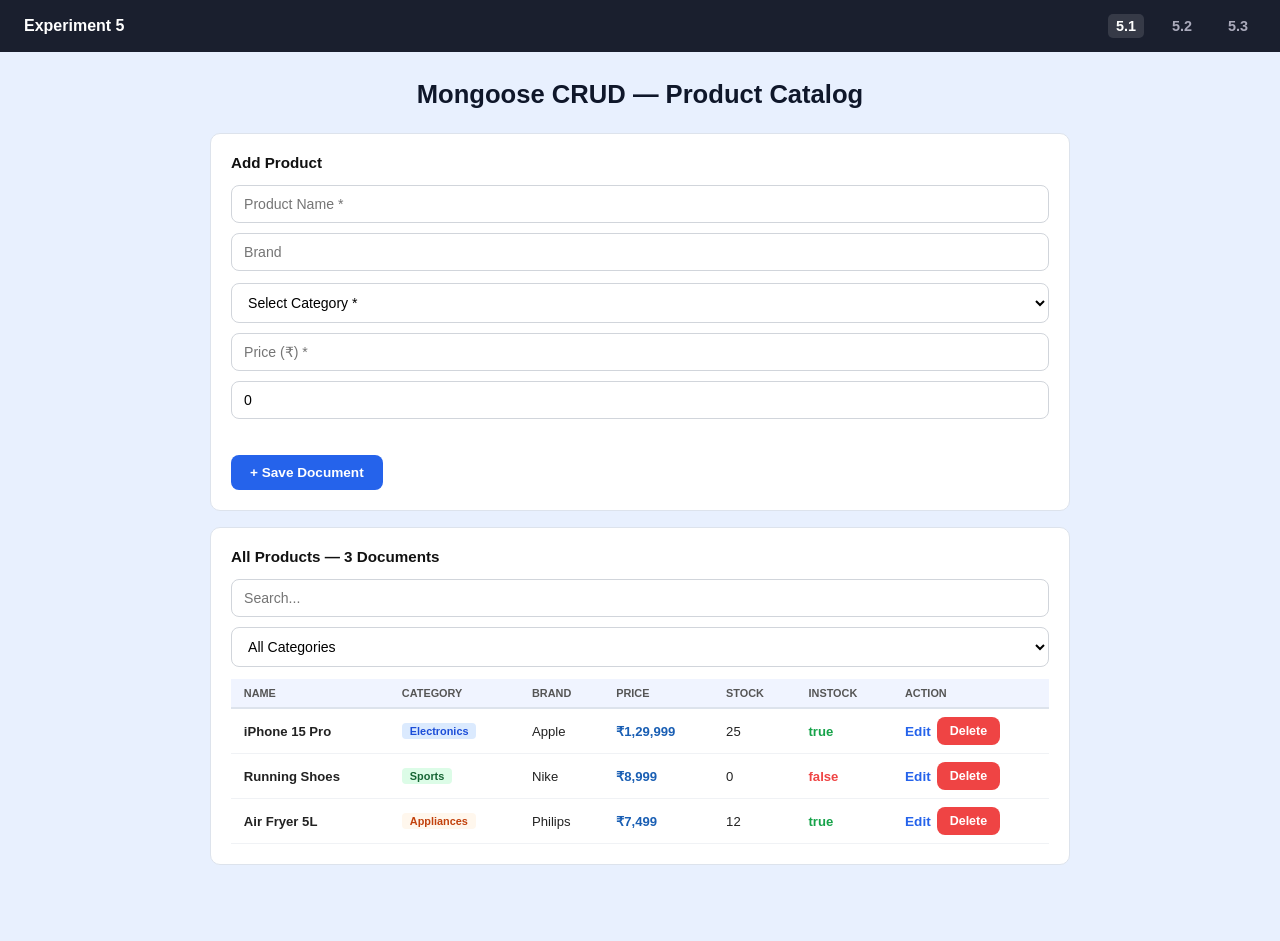
<file: index.html>
<!DOCTYPE html>
<html lang="en">
<head>
  <meta charset="UTF-8">
  <meta name="viewport" content="width=device-width, initial-scale=1.0">
  <title>Experiment 5</title>
  <link rel="stylesheet" href="style.css">
</head>
<body>

  <!-- TOP NAV -->
  <nav>
    <span class="nav-title">Experiment 5</span>
    <div class="nav-links">
      <a onclick="showExp(1)" id="nav-1" class="active">5.1</a>
      <a onclick="showExp(2)" id="nav-2">5.2</a>
      <a onclick="showExp(3)" id="nav-3">5.3</a>
    </div>
  </nav>

  <!-- ═══════════════════════════
       EXP 5.1 — Mongoose CRUD
  ═══════════════════════════ -->
  <div id="exp-1" class="exp-page">
    <h1>Mongoose CRUD — Product Catalog</h1>

    <!-- Create -->
    <div class="card">
      <h2>Add Product</h2>
      <div class="form-row">
        <input type="text"   id="c-name"  placeholder="Product Name *">
        <input type="text"   id="c-brand" placeholder="Brand">
      </div>
      <div class="form-row">
        <select id="c-cat">
          <option value="">Select Category *</option>
          <option>Electronics</option>
          <option>Clothing</option>
          <option>Appliances</option>
          <option>Sports</option>
          <option>Home</option>
        </select>
        <input type="number" id="c-price" placeholder="Price (₹) *" min="0">
        <input type="number" id="c-stock" placeholder="Stock" min="0" value="0">
      </div>
      <p class="error" id="c-error"></p>
      <button class="btn btn-blue" onclick="p1_create()">+ Save Document</button>
    </div>

    <!-- Read -->
    <div class="card">
      <h2>All Products — <span id="p1-count">0</span> Documents</h2>
      <div class="form-row" style="margin-bottom:12px">
        <input type="text" id="p1-search" placeholder="Search..." oninput="p1_render()">
        <select id="p1-cat" onchange="p1_render()">
          <option value="">All Categories</option>
          <option>Electronics</option>
          <option>Clothing</option>
          <option>Appliances</option>
          <option>Sports</option>
          <option>Home</option>
        </select>
      </div>
      <div style="overflow-x:auto">
        <table>
          <thead>
            <tr><th>Name</th><th>Category</th><th>Brand</th><th>Price</th><th>Stock</th><th>inStock</th><th>Action</th></tr>
          </thead>
          <tbody id="p1-tbody"></tbody>
        </table>
      </div>
    </div>

    <!-- Update section -->
    <div class="card" id="p1-update-card" style="display:none">
      <h2>Update Product</h2>
      <input type="hidden" id="u-id">
      <div class="form-row">
        <input type="text"   id="u-name"  placeholder="Product Name *">
        <input type="text"   id="u-brand" placeholder="Brand">
      </div>
      <div class="form-row">
        <select id="u-cat">
          <option>Electronics</option><option>Clothing</option>
          <option>Appliances</option><option>Sports</option><option>Home</option>
        </select>
        <input type="number" id="u-price" placeholder="Price *" min="0">
        <input type="number" id="u-stock" placeholder="Stock" min="0">
      </div>
      <div style="display:flex;gap:8px">
        <button class="btn btn-blue" onclick="p1_update()">Save Changes</button>
        <button class="btn btn-gray" onclick="p1_cancelUpdate()">Cancel</button>
      </div>
    </div>
  </div>

  <!-- ═══════════════════════════
       EXP 5.2 — Student Management
  ═══════════════════════════ -->
  <div id="exp-2" class="exp-page" style="display:none">
    <h1>Student Management System</h1>

    <div class="top-bar">
      <input type="text" id="s-search" placeholder="Search students..." oninput="s_render()">
      <button class="btn btn-blue" onclick="s_openAdd()">+ New Student</button>
    </div>
    <p id="s-count-label" style="font-size:.85rem;color:#555;margin-bottom:16px">0 students enrolled</p>

    <div id="s-list"></div>

    <!-- Modal -->
    <div id="s-overlay" onclick="s_closeModal()"></div>
    <div id="s-modal">
      <h2 id="s-modal-title">New Student</h2>
      <div class="form-group">
        <label>Full Name *</label>
        <input type="text" id="s-name" placeholder="e.g. John Doe">
      </div>
      <div class="form-row">
        <div class="form-group">
          <label>Roll Number *</label>
          <input type="number" id="s-roll" placeholder="e.g. 1" min="1">
        </div>
        <div class="form-group">
          <label>Grade</label>
          <select id="s-grade">
            <option value="">— Select —</option>
            <option>A</option><option>B</option><option>C</option><option>D</option>
          </select>
        </div>
      </div>
      <div class="form-group">
        <label>Email</label>
        <input type="email" id="s-email" placeholder="student@school.edu">
      </div>
      <p class="error" id="s-error"></p>
      <div style="display:flex;justify-content:flex-end;gap:8px">
        <button class="btn btn-gray" onclick="s_closeModal()">Cancel</button>
        <button class="btn btn-blue" id="s-submit-btn" onclick="s_submit()">Add Student</button>
      </div>
    </div>
  </div>

  <!-- ═══════════════════════════
       EXP 5.3 — Nested Schema
  ═══════════════════════════ -->
  <div id="exp-3" class="exp-page" style="display:none">
    <h1>Product Catalog — Nested Schema</h1>

    <!-- Tabs inside 5.3 -->
    <div class="tabs">
      <button class="tab-btn active" onclick="showTab('products')">Products</button>
      <button class="tab-btn" onclick="showTab('schema')">Schema Code</button>
      <button class="tab-btn" onclick="showTab('aggregation')">Aggregation</button>
      <button class="tab-btn" onclick="showTab('stock')">Stock Management</button>
    </div>

    <!-- Products Tab -->
    <div id="tab-products">
      <div id="p3-stats" class="stats"></div>
      <div class="card">
        <h2>Add New Product</h2>
        <div class="form-row">
          <input type="text"   id="p3-name"  placeholder="Product Name *">
          <input type="text"   id="p3-brand" placeholder="Brand">
          <select id="p3-cat">
            <option value="">Category *</option>
            <option>Electronics</option><option>Clothing</option>
            <option>Appliances</option><option>Sports</option><option>Home</option>
          </select>
        </div>
        <div class="form-row">
          <input type="number" id="p3-price"  placeholder="Price (₹) *" min="0">
          <input type="number" id="p3-rating" placeholder="Rating (0-5)" min="0" max="5" step="0.1">
          <input type="text"   id="p3-desc"   placeholder="Description">
        </div>
        <div class="nested-box">
          <p class="nested-label">Variant (Nested Sub-Document)</p>
          <div class="form-row">
            <input type="text"   id="p3-sku"   placeholder="SKU *">
            <input type="text"   id="p3-color" placeholder="Color">
            <input type="text"   id="p3-size"  placeholder="Size">
            <input type="number" id="p3-stock" placeholder="Stock" min="0" value="0">
          </div>
        </div>
        <p class="error" id="p3-error"></p>
        <div style="display:flex;gap:8px">
          <button class="btn btn-blue" onclick="p3_add()">+ Insert Document</button>
          <button class="btn btn-gray" onclick="p3_reset()">Clear</button>
        </div>
      </div>
      <div class="card">
        <h2>All Products — <span id="p3-count">0</span> Documents</h2>
        <div class="form-row" style="margin-bottom:12px">
          <input type="text" id="p3-search" placeholder="Search..." oninput="p3_render()">
          <select id="p3-filter-cat" onchange="p3_render()">
            <option value="">All Categories</option>
            <option>Electronics</option><option>Clothing</option>
            <option>Appliances</option><option>Sports</option><option>Home</option>
          </select>
        </div>
        <div style="overflow-x:auto">
          <table>
            <thead>
              <tr><th>#</th><th>Name</th><th>Category</th><th>Brand</th><th>Price</th><th>Rating</th><th>Variants</th><th>inStock</th><th>Action</th></tr>
            </thead>
            <tbody id="p3-tbody"></tbody>
          </table>
        </div>
      </div>
    </div>

    <!-- Schema Tab -->
    <div id="tab-schema" style="display:none">
      <div class="card">
        <h2>Variant Sub-Schema</h2>
        <pre>const variantSchema = new Schema({
  sku:   { type: String, required: true },
  color: { type: String, default: '' },
  size:  { type: String, default: null },
  stock: { type: Number, default: 0, min: 0 },
});</pre>
      </div>
      <div class="card">
        <h2>Product Schema (with nested variants)</h2>
        <pre>const productSchema = new Schema({
  name:        { type: String, required: true, minlength: 2 },
  category:    { type: String, required: true,
                 enum: ['Electronics','Clothing','Appliances','Sports','Home'] },
  brand:       { type: String, default: '' },
  price:       { type: Number, required: true, min: 0 },
  rating:      { type: Number, default: null, min: 0, max: 5 },
  description: { type: String, default: '' },
  variants:    [variantSchema],   // nested array
  inStock:     { type: Boolean, default: false },
}, { timestamps: true });</pre>
      </div>
      <div class="card">
        <h2>Pre-Save Middleware</h2>
        <pre>productSchema.pre('save', function(next) {
  const total = this.variants.reduce((sum, v) => sum + v.stock, 0);
  this.inStock = total > 0;
  next();
});

const Product = mongoose.model('Product', productSchema);
module.exports = Product;</pre>
      </div>
      <div class="card">
        <h2>CRUD Operations</h2>
        <pre>// CREATE
const product = new Product({
  name: 'iPhone 15', category: 'Electronics', price: 79999,
  variants: [{ sku: 'IPH-BLK', color: 'Black', stock: 20 }],
});
await product.save();

// READ
await Product.find({});
await Product.findById(id);

// UPDATE
await Product.findByIdAndUpdate(id,
  { $set: { price: 89999 } },
  { new: true, runValidators: true }
);

// DELETE
await Product.findByIdAndDelete(id);</pre>
      </div>
    </div>

    <!-- Aggregation Tab -->
    <div id="tab-aggregation" style="display:none">
      <div class="card">
        <h2>Aggregation Pipelines</h2>
        <div style="display:flex;gap:8px;flex-wrap:wrap;margin-bottom:16px">
          <button class="btn btn-blue"   onclick="runAgg('lowStock')">Low Stock</button>
          <button class="btn btn-gray"   onclick="runAgg('categoryRatings')">Avg Rating by Category</button>
          <button class="btn btn-blue"   onclick="runAgg('stockSummary')">Stock Summary</button>
          <button class="btn btn-gray"   onclick="runAgg('priceRange')">Price Range</button>
        </div>
        <div id="agg-pipeline-code"></div>
        <div id="agg-output"></div>
      </div>
      <div class="card">
        <h2>How Aggregation Works</h2>
        <pre>const result = await Product.aggregate([
  { $unwind: "$variants" },
  { $match: { "variants.stock": { $lt: 10 } } },
  { $group: {
      _id:       "$category",
      avgRating: { $avg: "$rating" },
      count:     { $sum: 1 },
  }},
  { $sort: { avgRating: -1 } },
]);</pre>
      </div>
    </div>

    <!-- Stock Tab -->
    <div id="tab-stock" style="display:none">
      <div class="card">
        <h2>Update Variant Stock</h2>
        <div class="form-row">
          <div class="form-group">
            <label>Select Product</label>
            <select id="s3-product" onchange="p3_loadVariants()">
              <option value="">— Select Product —</option>
            </select>
          </div>
          <div class="form-group">
            <label>Select Variant (SKU)</label>
            <select id="s3-variant"><option value="">— Select Variant —</option></select>
          </div>
          <div class="form-group">
            <label>New Stock Qty</label>
            <input type="number" id="s3-qty" placeholder="e.g. 50" min="0">
          </div>
        </div>
        <button class="btn btn-blue" onclick="p3_updateStock()">Update Stock</button>
      </div>
      <div class="card">
        <h2>All Variants — Stock Levels</h2>
        <div style="overflow-x:auto">
          <table>
            <thead>
              <tr><th>Product</th><th>SKU</th><th>Category</th><th>Color/Size</th><th>Stock</th><th>Status</th></tr>
            </thead>
            <tbody id="p3-stock-tbody"></tbody>
          </table>
        </div>
      </div>
      <div class="card">
        <h2>Stock Update Code</h2>
        <pre>// Update stock for a specific variant
await Product.findByIdAndUpdate(
  productId,
  { $set: { "variants.$.stock": newQty } },
  { new: true }
);

// Find low-stock variants
await Product.find({ "variants.stock": { $lt: 10 } });

// Increment stock
await Product.updateOne(
  { "variants.sku": "IPH-001" },
  { $inc: { "variants.$.stock": +50 } }
);</pre>
      </div>
    </div>

  </div><!-- /exp-3 -->

  <div id="toast"></div>
  <script src="app.js"></script>
</body>
</html>
</file>
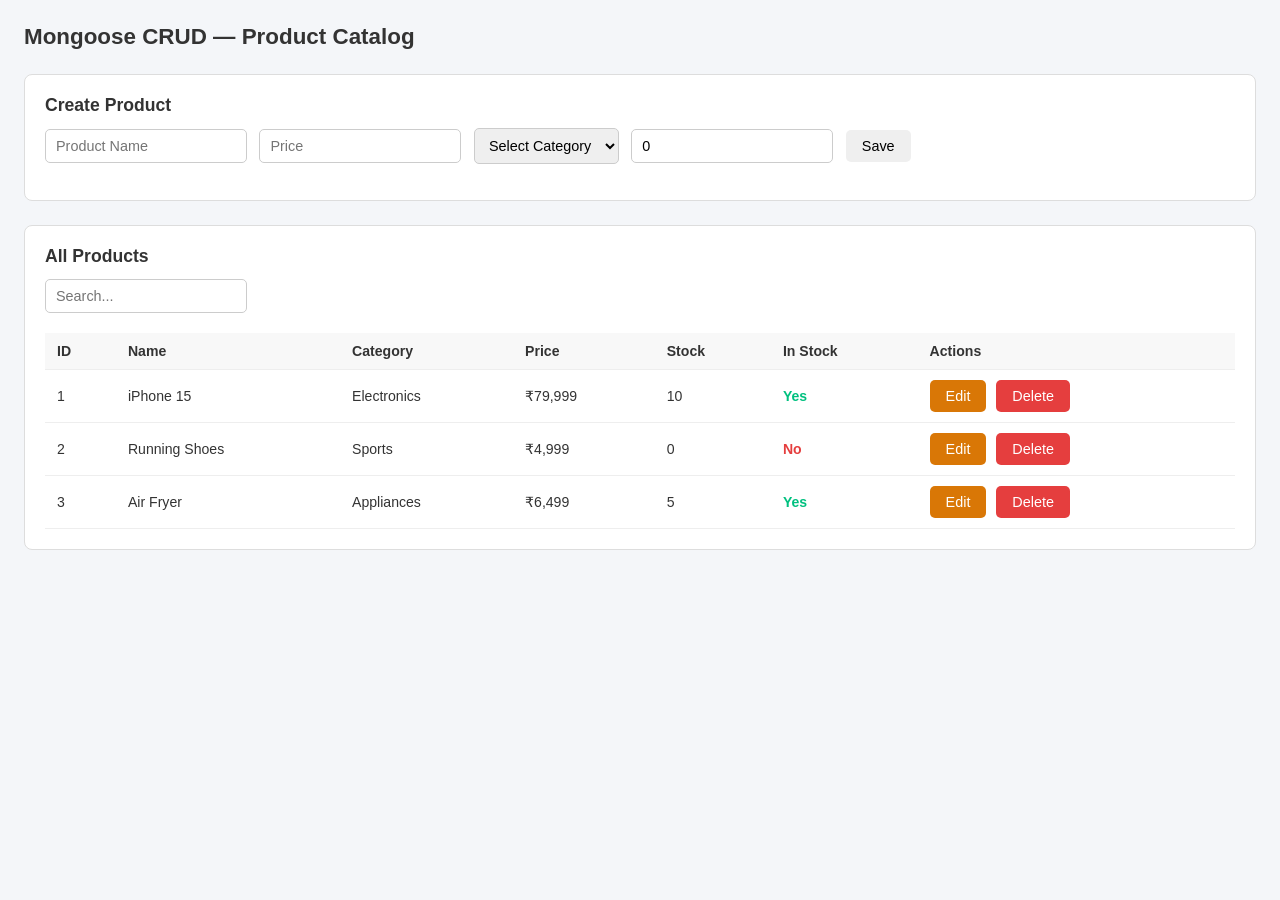
<file: exp 5.1/index.html>
<!DOCTYPE html>
<html lang="en">
<head>
  <meta charset="UTF-8">
  <meta name="viewport" content="width=device-width, initial-scale=1.0">
  <title>Mongoose CRUD</title>
  <link rel="stylesheet" href="style.css">
</head>
<body>
  <h1>Mongoose CRUD — Product Catalog</h1>
  <section>
    <h2>Create Product</h2>
    <input type="text"   id="c-name"  placeholder="Product Name">
    <input type="number" id="c-price" placeholder="Price">
    <select id="c-cat">
      <option value="">Select Category</option>
      <option>Electronics</option>
      <option>Clothing</option>
      <option>Appliances</option>
      <option>Sports</option>
      <option>Home</option>
    </select>
    <input type="number" id="c-stock" placeholder="Stock" value="0">
    <button onclick="createProduct()">Save</button>
    <p id="c-error" class="error"></p>
  </section>
  <section>
    <h2>All Products</h2>
    <input type="text" id="r-search" placeholder="Search..." oninput="renderTable()">
    <table>
      <thead>
        <tr>
          <th>ID</th>
          <th>Name</th>
          <th>Category</th>
          <th>Price</th>
          <th>Stock</th>
          <th>In Stock</th>
          <th>Actions</th>
        </tr>
      </thead>
      <tbody id="table-body"></tbody>
    </table>
  </section>
  <section id="update-section" style="display:none">
    <h2>Update Product</h2>
    <input type="hidden" id="u-id">
    <input type="text"   id="u-name"  placeholder="Product Name">
    <input type="number" id="u-price" placeholder="Price">
    <select id="u-cat">
      <option>Electronics</option>
      <option>Clothing</option>
      <option>Appliances</option>
      <option>Sports</option>
      <option>Home</option>
    </select>
    <input type="number" id="u-stock" placeholder="Stock">
    <button onclick="updateProduct()">Update</button>
    <button onclick="cancelUpdate()">Cancel</button>
    <p id="u-error" class="error"></p>
  </section>
  <script src="app.js"></script>
</body>
</html>
</file>
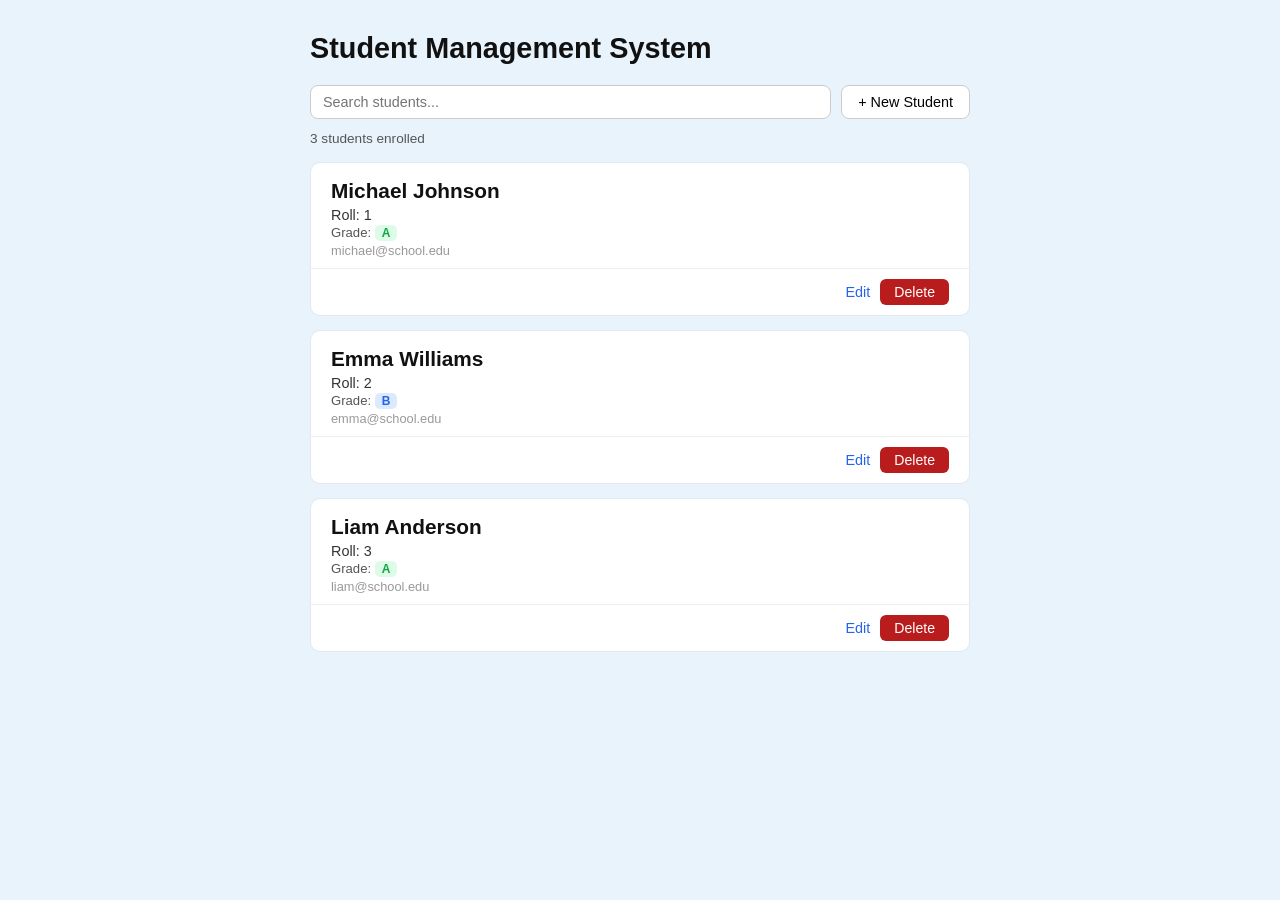
<file: exp 5.2/index.html>
<!DOCTYPE html>
<html lang="en">
<head>
  <meta charset="UTF-8">
  <meta name="viewport" content="width=device-width, initial-scale=1.0">
  <title>Student Management System</title>
  <link rel="stylesheet" href="style.css">
</head>
<body>
  <div class="page">
    <h1>Student Management System</h1>
    <div class="top-bar">
      <input type="text" id="search" placeholder="Search students...">
      <button onclick="openAddModal()">+ New Student</button>
    </div>
    <p id="count-label">0 students enrolled</p>
    <div id="student-list"></div>
  </div>
  <div id="overlay" onclick="closeModal()"></div>
  <div id="modal">
    <h2 id="modal-title">New Student</h2>
    <div class="form-group">
      <label>Full Name *</label>
      <input type="text" id="f-name" placeholder="e.g. John Doe">
    </div>
    <div class="form-group">
      <label>Roll Number *</label>
      <input type="number" id="f-roll" placeholder="e.g. 1" min="1">
    </div>
    <div class="form-group">
      <label>Grade</label>
      <select id="f-grade">
        <option value="">— Select —</option>
        <option>A</option>
        <option>B</option>
        <option>C</option>
        <option>D</option>
      </select>
    </div>
    <div class="form-group">
      <label>Email</label>
      <input type="email" id="f-email" placeholder="student@school.edu">
    </div>
    <p id="form-error"></p>
    <div class="modal-btns">
      <button class="btn-cancel" onclick="closeModal()">Cancel</button>
      <button class="btn-save"   onclick="submitForm()">Add Student</button>
    </div>
  </div>
  <div id="toast"></div>
  <script src="app.js"></script>
</body>
</html>
</file>
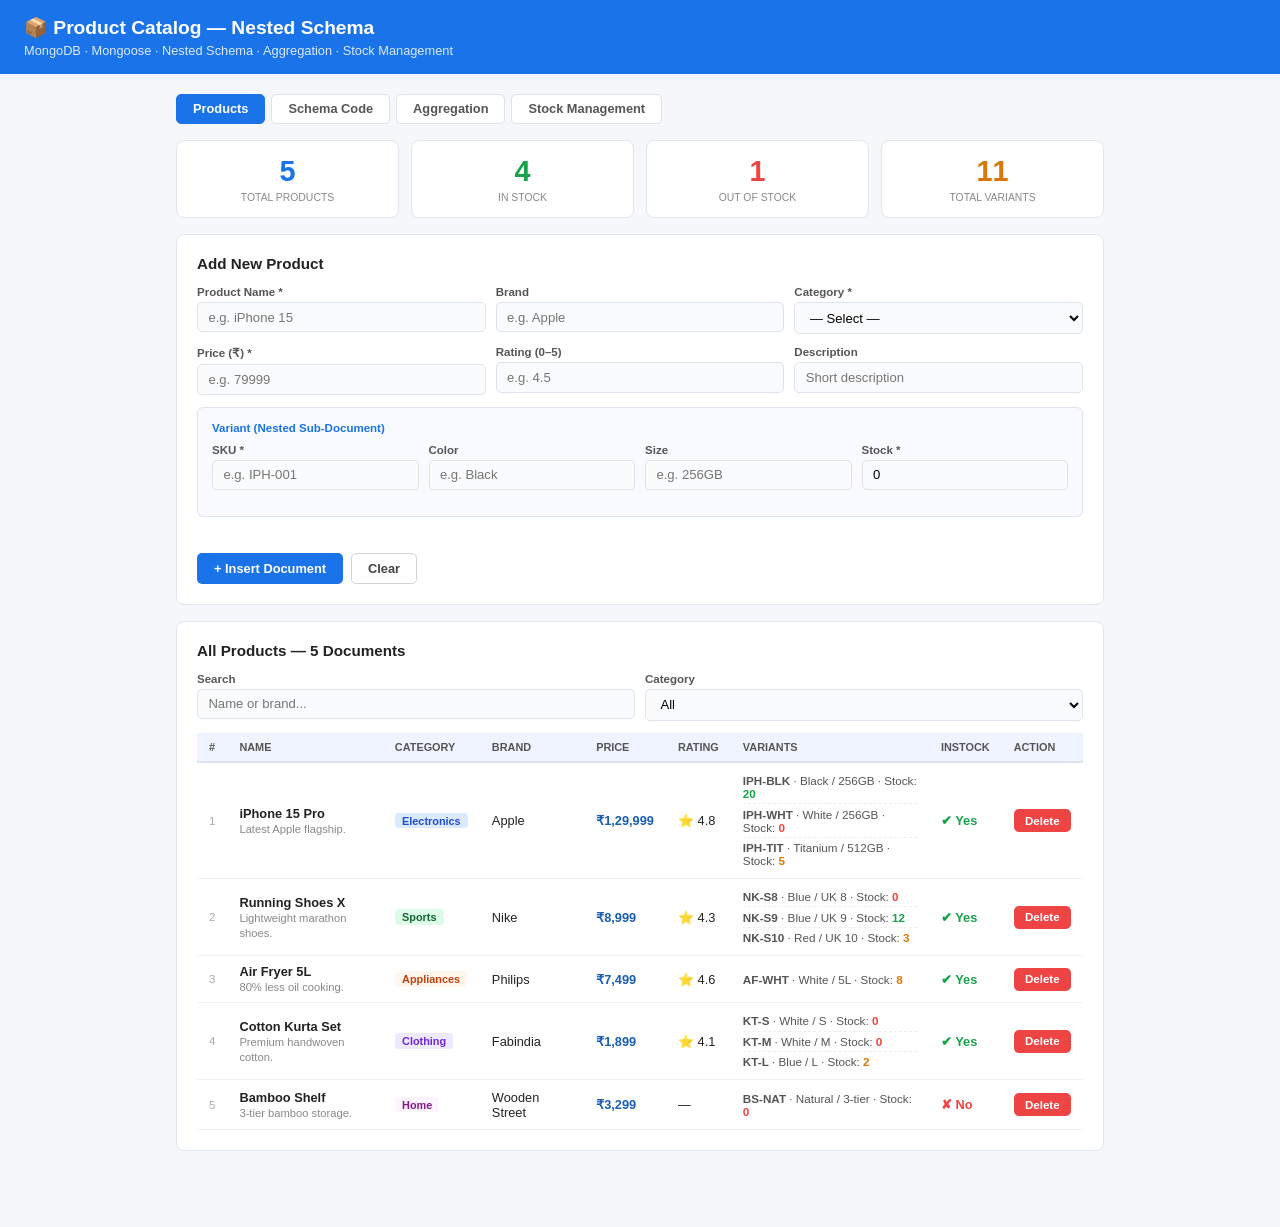
<file: exp 5.3/index.html>
<!DOCTYPE html>
<html lang="en">
<head>
  <meta charset="UTF-8">
  <meta name="viewport" content="width=device-width, initial-scale=1.0">
  <title>Product Catalog — Nested Schema</title>
  <link rel="stylesheet" href="style.css">
</head>
<body>

<header>
  <h1>📦 Product Catalog — Nested Schema</h1>
  <p>MongoDB · Mongoose · Nested Schema · Aggregation · Stock Management</p>
</header>

<div class="container">

  <!-- TABS -->
  <div class="tabs">
    <button class="tab-btn active" onclick="showTab('products')">Products</button>
    <button class="tab-btn" onclick="showTab('schema')">Schema Code</button>
    <button class="tab-btn" onclick="showTab('aggregation')">Aggregation</button>
    <button class="tab-btn" onclick="showTab('stock')">Stock Management</button>
  </div>

  <!-- TAB 1: PRODUCTS -->
  <div id="tab-products">

    <div id="stats-row" class="stats"></div>

    <!-- Add Product Form -->
    <div class="card">
      <h2>Add New Product</h2>
      <div class="form-row">
        <div class="form-group">
          <label>Product Name *</label>
          <input type="text" id="f-name" placeholder="e.g. iPhone 15">
        </div>
        <div class="form-group">
          <label>Brand</label>
          <input type="text" id="f-brand" placeholder="e.g. Apple">
        </div>
        <div class="form-group">
          <label>Category *</label>
          <select id="f-category">
            <option value="">— Select —</option>
            <option>Electronics</option>
            <option>Clothing</option>
            <option>Appliances</option>
            <option>Sports</option>
            <option>Home</option>
          </select>
        </div>
      </div>
      <div class="form-row">
        <div class="form-group">
          <label>Price (₹) *</label>
          <input type="number" id="f-price" placeholder="e.g. 79999" min="0">
        </div>
        <div class="form-group">
          <label>Rating (0–5)</label>
          <input type="number" id="f-rating" placeholder="e.g. 4.5" min="0" max="5" step="0.1">
        </div>
        <div class="form-group">
          <label>Description</label>
          <input type="text" id="f-desc" placeholder="Short description">
        </div>
      </div>

      <div class="nested-box">
        <p class="nested-label">Variant (Nested Sub-Document)</p>
        <div class="form-row">
          <div class="form-group">
            <label>SKU *</label>
            <input type="text" id="f-sku" placeholder="e.g. IPH-001">
          </div>
          <div class="form-group">
            <label>Color</label>
            <input type="text" id="f-color" placeholder="e.g. Black">
          </div>
          <div class="form-group">
            <label>Size</label>
            <input type="text" id="f-size" placeholder="e.g. 256GB">
          </div>
          <div class="form-group">
            <label>Stock *</label>
            <input type="number" id="f-stock" placeholder="e.g. 50" min="0" value="0">
          </div>
        </div>
      </div>

      <p class="error" id="form-error"></p>
      <div style="display:flex; gap:8px">
        <button class="btn btn-blue" onclick="addProduct()">+ Insert Document</button>
        <button class="btn btn-gray" onclick="resetForm()">Clear</button>
      </div>
    </div>

    <!-- Product Table -->
    <div class="card">
      <h2>All Products — <span id="product-count">0</span> Documents</h2>
      <div class="form-row" style="margin-bottom:12px">
        <div class="form-group">
          <label>Search</label>
          <input type="text" id="search" placeholder="Name or brand..." oninput="renderTable()">
        </div>
        <div class="form-group">
          <label>Category</label>
          <select id="filter-cat" onchange="renderTable()">
            <option value="">All</option>
            <option>Electronics</option>
            <option>Clothing</option>
            <option>Appliances</option>
            <option>Sports</option>
            <option>Home</option>
          </select>
        </div>
      </div>
      <div style="overflow-x:auto">
        <table>
          <thead>
            <tr>
              <th>#</th><th>Name</th><th>Category</th><th>Brand</th>
              <th>Price</th><th>Rating</th><th>Variants</th><th>inStock</th><th>Action</th>
            </tr>
          </thead>
          <tbody id="product-tbody"></tbody>
        </table>
      </div>
    </div>
  </div>

  <!-- TAB 2: SCHEMA -->
  <div id="tab-schema" style="display:none">
    <div class="card">
      <h2>Variant Sub-Schema</h2>
      <pre>
const variantSchema = new Schema({
  sku:   { type: String, required: true },
  color: { type: String, default: '' },
  size:  { type: String, default: null },
  stock: { type: Number, default: 0, min: 0 },
});</pre>
    </div>
    <div class="card">
      <h2>Product Schema (with nested variants)</h2>
      <pre>
const productSchema = new Schema({
  name:        { type: String, required: true, minlength: 2 },
  category:    { type: String, required: true,
                 enum: ['Electronics','Clothing','Appliances','Sports','Home'] },
  brand:       { type: String, default: '' },
  price:       { type: Number, required: true, min: 0 },
  rating:      { type: Number, default: null, min: 0, max: 5 },
  description: { type: String, default: '' },
  variants:    [variantSchema],   // ← nested array
  inStock:     { type: Boolean, default: false },
}, { timestamps: true });</pre>
    </div>
    <div class="card">
      <h2>Pre-Save Middleware</h2>
      <pre>
productSchema.pre('save', function(next) {
  const totalStock = this.variants.reduce((sum, v) => sum + v.stock, 0);
  this.inStock = totalStock > 0;  // auto-set
  next();
});

const Product = mongoose.model('Product', productSchema);
module.exports = Product;</pre>
    </div>
    <div class="card">
      <h2>CRUD Operations</h2>
      <pre>
// CREATE
const product = new Product({
  name: 'iPhone 15', category: 'Electronics', price: 79999,
  variants: [{ sku: 'IPH-BLK', color: 'Black', stock: 20 }],
});
await product.save();

// READ
await Product.find({});
await Product.findById(id);
await Product.find({ category: 'Electronics' });

// UPDATE
await Product.findByIdAndUpdate(id,
  { $set: { price: 89999 } },
  { new: true, runValidators: true }
);

// DELETE
await Product.findByIdAndDelete(id);</pre>
    </div>
  </div>

  <!-- TAB 3: AGGREGATION -->
  <div id="tab-aggregation" style="display:none">
    <div class="card">
      <h2>Aggregation Pipelines</h2>
      <div style="display:flex; gap:8px; flex-wrap:wrap; margin-bottom:16px">
        <button class="btn btn-blue"   onclick="runAgg('lowStock')">Low Stock</button>
        <button class="btn btn-orange" onclick="runAgg('categoryRatings')">Avg Rating by Category</button>
        <button class="btn btn-blue"   onclick="runAgg('stockSummary')">Stock Summary</button>
        <button class="btn btn-gray"   onclick="runAgg('priceRange')">Price Range</button>
      </div>
      <div id="agg-pipeline-code"></div>
      <div id="agg-output"></div>
    </div>
    <div class="card">
      <h2>How Aggregation Works</h2>
      <pre>
const result = await Product.aggregate([
  { $unwind: "$variants" },              // flatten array
  { $match: { "variants.stock": { $lt: 10 } } },  // filter
  { $group: {
      _id:       "$category",
      avgRating: { $avg: "$rating" },
      count:     { $sum: 1 },
  }},
  { $sort: { avgRating: -1 } },          // sort
]);</pre>
    </div>
  </div>

  <!-- TAB 4: STOCK MANAGEMENT -->
  <div id="tab-stock" style="display:none">
    <div class="card">
      <h2>Update Variant Stock</h2>
      <div class="form-row">
        <div class="form-group">
          <label>Select Product</label>
          <select id="s-product" onchange="loadVariants()">
            <option value="">— Select Product —</option>
          </select>
        </div>
        <div class="form-group">
          <label>Select Variant (SKU)</label>
          <select id="s-variant">
            <option value="">— Select Variant —</option>
          </select>
        </div>
        <div class="form-group">
          <label>New Stock Qty</label>
          <input type="number" id="s-qty" placeholder="e.g. 50" min="0">
        </div>
      </div>
      <button class="btn btn-blue" onclick="updateStock()">Update Stock</button>
    </div>

    <div class="card">
      <h2>All Variants — Stock Levels</h2>
      <div style="overflow-x:auto">
        <table>
          <thead>
            <tr>
              <th>Product</th><th>SKU</th><th>Category</th>
              <th>Color / Size</th><th>Stock</th><th>Status</th>
            </tr>
          </thead>
          <tbody id="stock-tbody"></tbody>
        </table>
      </div>
    </div>

    <div class="card">
      <h2>Stock Update Code</h2>
      <pre>
// Update stock for a specific variant
await Product.findByIdAndUpdate(
  productId,
  { $set: { "variants.$.stock": newQty } },
  { new: true }
);

// Find low-stock variants
await Product.find({ "variants.stock": { $lt: 10 } });

// Increment stock on new shipment
await Product.updateOne(
  { "variants.sku": "IPH-001" },
  { $inc: { "variants.$.stock": +50 } }
);</pre>
    </div>
  </div>

</div>

<div id="toast"></div>
<script src="app.js"></script>
</body>
</html>
</file>
<file: style.css>
* { box-sizing: border-box; margin: 0; padding: 0; }

body {
  font-family: 'Segoe UI', sans-serif;
  background: #e8f0fe;
  color: #222;
  min-height: 100vh;
}

/* NAV */
nav {
  background: #1a1f2e;
  display: flex;
  align-items: center;
  justify-content: space-between;
  padding: 0 24px;
  height: 52px;
}
.nav-title {
  color: #fff;
  font-weight: 700;
  font-size: 1rem;
}
.nav-links { display: flex; gap: 20px; }
.nav-links a {
  color: #aab;
  font-size: .9rem;
  font-weight: 600;
  cursor: pointer;
  padding: 4px 8px;
  border-radius: 5px;
  transition: all .15s;
}
.nav-links a:hover  { color: #fff; }
.nav-links a.active { color: #fff; background: rgba(255,255,255,.12); }

/* PAGE */
.exp-page {
  max-width: 900px;
  margin: 0 auto;
  padding: 28px 20px 60px;
}

h1 {
  font-size: 1.6rem;
  font-weight: 800;
  text-align: center;
  margin-bottom: 24px;
  color: #0f172a;
}

/* CARD */
.card {
  background: #fff;
  border: 1px solid #dde3ec;
  border-radius: 10px;
  padding: 20px;
  margin-bottom: 16px;
}
.card h2 { font-size: .95rem; font-weight: 700; margin-bottom: 14px; color: #111; }

/* FORM */
.form-row {
  display: flex;
  gap: 10px;
  flex-wrap: wrap;
  margin-bottom: 12px;
}
.form-group {
  display: flex;
  flex-direction: column;
  gap: 4px;
  flex: 1;
  min-width: 130px;
}
.form-group label { font-size: .75rem; font-weight: 600; color: #555; }

input, select {
  font-family: inherit;
  font-size: .88rem;
  padding: 10px 12px;
  border: 1.5px solid #d1d5db;
  border-radius: 8px;
  background: #fff;
  outline: none;
  width: 100%;
}
input:focus, select:focus { border-color: #2563eb; }

/* TOP BAR (5.2) */
.top-bar {
  display: flex;
  gap: 10px;
  margin-bottom: 12px;
}
.top-bar input { flex: 1; }

/* BUTTONS */
.btn {
  font-family: inherit;
  font-size: .85rem;
  font-weight: 600;
  padding: 9px 18px;
  border-radius: 8px;
  border: 1.5px solid transparent;
  cursor: pointer;
  white-space: nowrap;
}
.btn-blue { background: #2563eb; color: #fff; }
.btn-blue:hover { background: #1d4ed8; }
.btn-gray { background: #f3f4f6; border-color: #d1d5db; color: #444; }
.btn-gray:hover { background: #e5e7eb; }
.btn-red  { background: #ef4444; color: #fff; font-size: .78rem; padding: 6px 12px; }
.btn-red:hover  { background: #dc2626; }
.btn-edit {
  background: none; border: none;
  color: #2563eb; font-size: .85rem;
  font-weight: 600; cursor: pointer;
}
.btn-edit:hover { text-decoration: underline; }
.btn-full {
  width: 100%;
  padding: 12px;
  font-size: 1rem;
  border-radius: 8px;
}

.error { color: #ef4444; font-size: .78rem; margin-bottom: 8px; min-height: 16px; display: block; }

/* TABLE */
table { width: 100%; border-collapse: collapse; font-size: .82rem; }
thead th {
  background: #f0f4ff;
  padding: .5rem .8rem;
  text-align: left;
  font-size: .68rem;
  text-transform: uppercase;
  color: #555;
  border-bottom: 2px solid #dde3ec;
}
tbody tr { border-bottom: 1px solid #f0f2f5; }
tbody tr:hover { background: #f8faff; }
td { padding: .5rem .8rem; vertical-align: middle; }

/* CHIPS */
.chip {
  display: inline-block;
  padding: 2px 8px;
  border-radius: 4px;
  font-size: .68rem;
  font-weight: 700;
}
.chip-Electronics { background: #dbeafe; color: #1d4ed8; }
.chip-Clothing    { background: #ede9fe; color: #6d28d9; }
.chip-Appliances  { background: #fff7ed; color: #c2410c; }
.chip-Sports      { background: #dcfce7; color: #166534; }
.chip-Home        { background: #fdf4ff; color: #86198f; }
.grade-a { background: #dcfce7; color: #16a34a; }
.grade-b { background: #dbeafe; color: #2563eb; }
.grade-c { background: #fef9c3; color: #ca8a04; }
.grade-d { background: #fee2e2; color: #dc2626; }

.in-stock  { color: #16a34a; font-weight: 700; }
.out-stock { color: #ef4444; font-weight: 700; }

/* STUDENT CARDS (5.2) */
.s-card {
  background: #fff;
  border: 1.5px solid #e2e8f0;
  border-radius: 10px;
  margin-bottom: 14px;
  overflow: hidden;
}
.s-card-body { padding: 16px 20px 10px; }
.s-name  { font-size: 1.3rem; font-weight: 800; margin-bottom: 4px; }
.s-roll  { font-size: .9rem; color: #333; margin-bottom: 2px; }
.s-grade { font-size: .82rem; color: #555; }
.s-email { font-size: .8rem; color: #999; margin-top: 2px; }
.s-divider { border: none; border-top: 1px solid #eee; }
.s-actions {
  padding: 10px 20px;
  display: flex;
  justify-content: flex-end;
  align-items: center;
  gap: 12px;
}

/* MODAL (5.2) */
#s-overlay {
  display: none;
  position: fixed; inset: 0;
  background: rgba(0,0,0,.4);
  z-index: 40;
}
#s-overlay.open { display: block; }
#s-modal {
  display: none;
  position: fixed;
  top: 50%; left: 50%;
  transform: translate(-50%, -50%);
  z-index: 50;
  background: #fff;
  border-radius: 12px;
  box-shadow: 0 20px 60px rgba(0,0,0,.2);
  width: 420px;
  max-width: 95vw;
  padding: 24px;
}
#s-modal.open { display: block; }
#s-modal h2 { font-size: 1.1rem; margin-bottom: 16px; }

/* STATS (5.3) */
.stats {
  display: grid;
  grid-template-columns: repeat(4, 1fr);
  gap: 12px;
  margin-bottom: 16px;
}
.stat-box {
  background: #fff;
  border: 1px solid #e0e7ef;
  border-radius: 8px;
  padding: 14px;
  text-align: center;
}
.stat-box .num { font-size: 1.8rem; font-weight: 800; margin-bottom: 4px; }
.stat-box .lbl { font-size: .62rem; text-transform: uppercase; color: #888; }
.n-blue   { color: #2563eb; }
.n-green  { color: #16a34a; }
.n-red    { color: #ef4444; }
.n-orange { color: #d97706; }

/* TABS (5.3) */
.tabs { display: flex; gap: 6px; margin-bottom: 16px; flex-wrap: wrap; }
.tab-btn {
  font-family: inherit; font-size: .8rem; font-weight: 600;
  padding: .4rem 1rem;
  border: 1.5px solid #dde3ec;
  border-radius: 5px;
  background: #fff; color: #555; cursor: pointer;
}
.tab-btn:hover  { border-color: #2563eb; color: #2563eb; }
.tab-btn.active { background: #2563eb; color: #fff; border-color: #2563eb; }

/* NESTED BOX (5.3) */
.nested-box {
  background: #f8faff;
  border: 1px solid #dde3ec;
  border-radius: 6px;
  padding: 14px;
  margin-bottom: 12px;
}
.nested-label { font-size: .72rem; font-weight: 700; color: #2563eb; margin-bottom: 10px; }

/* CODE */
pre {
  background: #1e2a38;
  color: #c8d8e8;
  border-radius: 6px;
  padding: 16px;
  font-size: .8rem;
  line-height: 1.7;
  overflow-x: auto;
  white-space: pre-wrap;
}

/* AGGREGATION */
.agg-result {
  background: #f0f9ff;
  border: 1px solid #bae6fd;
  border-radius: 6px;
  padding: 14px;
  font-family: monospace;
  font-size: .78rem;
  line-height: 1.8;
  margin-top: 10px;
  white-space: pre-wrap;
}
.agg-label { font-size: .68rem; font-weight: 700; color: #0369a1; margin-bottom: 6px; }
.agg-key   { color: #1e40af; }
.agg-val   { color: #059669; }
.agg-num   { color: #9333ea; font-weight: 700; }
.agg-warn  { color: #dc2626; font-weight: 700; }

.variant-row { font-size: .73rem; color: #555; padding: 2px 0; }
.variant-row + .variant-row { border-top: 1px dashed #eee; }

.empty { text-align: center; padding: 30px; color: #aaa; font-size: .88rem; }

/* TOAST */
#toast {
  position: fixed; bottom: 20px; right: 20px;
  padding: 10px 18px;
  border-radius: 8px;
  font-size: .88rem; font-weight: 600; color: #fff;
  background: #1e293b;
  box-shadow: 0 4px 16px rgba(0,0,0,.2);
  z-index: 999;
  opacity: 0; transform: translateY(10px);
  transition: all .22s ease; pointer-events: none;
}
#toast.show    { opacity: 1; transform: translateY(0); }
#toast.success { background: #16a34a; }
#toast.error   { background: #ef4444; }

@media (max-width: 600px) {
  .stats { grid-template-columns: 1fr 1fr; }
  .form-row { flex-direction: column; }
}
</file>
<file: exp 5.1/style.css>
* {
  box-sizing: border-box;
  margin: 0;
  padding: 0;
}
body {
  font-family: sans-serif;
  padding: 24px;
  background: #f4f6f9;
  color: #333;
}
h1 {
  margin-bottom: 24px;
  font-size: 1.4rem;
}
h2 {
  font-size: 1.1rem;
  margin-bottom: 12px;
}
section {
  background: #fff;
  border: 1px solid #ddd;
  border-radius: 8px;
  padding: 20px;
  margin-bottom: 24px;
}
input, select {
  padding: 8px 10px;
  border: 1px solid #ccc;
  border-radius: 5px;
  font-size: 0.9rem;
  margin-right: 8px;
  margin-bottom: 10px;
}
button {
  padding: 8px 16px;
  border: none;
  border-radius: 5px;
  cursor: pointer;
  font-size: 0.9rem;
  margin-right: 6px;
}
button.save   { background: #00c07f; color: #fff; }
button.edit   { background: #d97706; color: #fff; }
button.delete { background: #e53e3e; color: #fff; }
button.cancel { background: #ccc; color: #333; }
table {
  width: 100%;
  border-collapse: collapse;
  margin-top: 10px;
  font-size: 0.88rem;
}
th, td {
  text-align: left;
  padding: 10px 12px;
  border-bottom: 1px solid #eee;
}
th {
  background: #f8f8f8;
  font-weight: 600;
}
tr:hover { background: #fafafa; }
.in-stock  { color: #00c07f; font-weight: 700; }
.out-stock { color: #e53e3e; font-weight: 700; }
.error     { color: #e53e3e; font-size: 0.82rem; margin-top: 6px; }
</file>
<file: exp 5.2/style.css>
* { box-sizing: border-box; margin: 0; padding: 0; }
body {
  font-family: sans-serif;
  background: #e8f3fb;
  min-height: 100vh;
  color: #111;
}
.page {
  max-width: 700px;
  margin: 0 auto;
  padding: 32px 20px;
}
h1 {
  font-size: 1.8rem;
  font-weight: 800;
  margin-bottom: 20px;
}
.top-bar {
  display: flex;
  gap: 10px;
  margin-bottom: 12px;
}
.top-bar input {
  flex: 1;
  padding: 8px 12px;
  border: 1.5px solid #ccc;
  border-radius: 8px;
  font-size: 0.9rem;
  outline: none;
}
.top-bar button {
  padding: 8px 16px;
  background: #fff;
  border: 1.5px solid #ccc;
  border-radius: 8px;
  cursor: pointer;
  font-size: 0.9rem;
}
.top-bar button:hover { background: #f0f0f0; }
#count-label {
  font-size: 0.85rem;
  color: #555;
  margin-bottom: 16px;
}
.card {
  background: #fff;
  border: 1.5px solid #e2e8f0;
  border-radius: 10px;
  margin-bottom: 14px;
  overflow: hidden;
}
.card-body { padding: 16px 20px 10px; }
.student-name  { font-size: 1.3rem; font-weight: 800; margin-bottom: 4px; }
.student-roll  { font-size: 0.9rem; color: #333; margin-bottom: 2px; }
.student-grade { font-size: 0.82rem; color: #555; }
.student-email { font-size: 0.8rem; color: #999; margin-top: 2px; }
.grade-badge {
  display: inline-block;
  padding: 1px 7px;
  border-radius: 5px;
  font-size: 0.75rem;
  font-weight: 700;
}
.grade-a { background: #dcfce7; color: #16a34a; }
.grade-b { background: #dbeafe; color: #2563eb; }
.grade-c { background: #fef9c3; color: #ca8a04; }
.grade-d { background: #fee2e2; color: #dc2626; }
.card-divider { border: none; border-top: 1px solid #eee; }
.card-actions {
  padding: 10px 20px;
  display: flex;
  justify-content: flex-end;
  gap: 10px;
}
.btn-edit {
  background: none;
  border: none;
  color: #2563eb;
  font-size: 0.9rem;
  cursor: pointer;
}
.btn-edit:hover { text-decoration: underline; }
.btn-delete {
  padding: 5px 14px;
  background: #b91c1c;
  color: #fff;
  border: none;
  border-radius: 6px;
  font-size: 0.88rem;
  cursor: pointer;
}
.btn-delete:hover { background: #991b1b; }
.empty {
  text-align: center;
  padding: 50px 20px;
  color: #999;
  background: #fff;
  border: 1.5px dashed #ddd;
  border-radius: 10px;
}
#overlay {
  display: none;
  position: fixed;
  inset: 0;
  background: rgba(0,0,0,0.4);
  z-index: 40;
}
#overlay.open { display: block; }
#modal {
  display: none;
  position: fixed;
  top: 50%; left: 50%;
  transform: translate(-50%, -50%);
  z-index: 50;
  background: #fff;
  border-radius: 12px;
  box-shadow: 0 20px 60px rgba(0,0,0,0.2);
  width: 420px;
  max-width: 95vw;
  padding: 24px;
}
#modal.open { display: block; }
#modal h2 { font-size: 1.1rem; margin-bottom: 16px; }
.form-group { margin-bottom: 12px; }
.form-group label { display: block; font-size: 0.8rem; font-weight: 600; margin-bottom: 4px; color: #333; }
.form-group input, .form-group select {
  width: 100%;
  padding: 8px 10px;
  border: 1.5px solid #ccc;
  border-radius: 7px;
  font-size: 0.9rem;
  outline: none;
}
.form-group input:focus, .form-group select:focus {
  border-color: #2563eb;
}
#form-error { font-size: 0.8rem; color: #dc2626; min-height: 18px; margin-bottom: 8px; }
.modal-btns { display: flex; justify-content: flex-end; gap: 10px; }
.btn-cancel {
  padding: 7px 16px;
  background: #f3f4f6;
  border: 1.5px solid #ddd;
  border-radius: 7px;
  cursor: pointer;
  font-size: 0.88rem;
}
.btn-save {
  padding: 7px 18px;
  background: #2563eb;
  color: #fff;
  border: none;
  border-radius: 7px;
  font-size: 0.88rem;
  font-weight: 600;
  cursor: pointer;
}
.btn-save:hover { background: #1d4ed8; }
#toast {
  position: fixed;
  bottom: 24px; right: 24px;
  background: #1e293b;
  color: #fff;
  padding: 10px 18px;
  border-radius: 8px;
  font-size: 0.88rem;
  opacity: 0;
  transform: translateY(12px);
  transition: all 0.25s ease;
  pointer-events: none;
}
#toast.show { opacity: 1; transform: translateY(0); }
</file>
<file: exp 5.3/style.css>
* { box-sizing: border-box; margin: 0; padding: 0; }

body {
  font-family: 'Segoe UI', sans-serif;
  background: #f5f7fa;
  color: #222;
}

header {
  background: #1a73e8;
  color: white;
  padding: 16px 24px;
}
header h1 { font-size: 1.2rem; font-weight: 700; }
header p  { font-size: .8rem; opacity: .85; margin-top: 4px; }

.container {
  max-width: 960px;
  margin: 0 auto;
  padding: 20px 16px 60px;
}

/* Tabs */
.tabs { display: flex; gap: 6px; margin-bottom: 16px; flex-wrap: wrap; }
.tab-btn {
  font-family: inherit; font-size: .8rem; font-weight: 600;
  padding: .4rem 1rem;
  border: 1.5px solid #dde3ec;
  border-radius: 5px;
  background: white; color: #555;
  cursor: pointer;
}
.tab-btn:hover  { border-color: #1a73e8; color: #1a73e8; }
.tab-btn.active { background: #1a73e8; color: white; border-color: #1a73e8; }

/* Stats */
.stats {
  display: grid;
  grid-template-columns: repeat(4, 1fr);
  gap: 12px;
  margin-bottom: 16px;
}
.stat-box {
  background: white;
  border: 1px solid #e0e7ef;
  border-radius: 8px;
  padding: 14px;
  text-align: center;
}
.stat-box .num { font-size: 1.8rem; font-weight: 800; margin-bottom: 4px; }
.stat-box .lbl { font-size: .65rem; text-transform: uppercase; color: #888; }
.n-blue   { color: #1a73e8; }
.n-green  { color: #16a34a; }
.n-red    { color: #ef4444; }
.n-orange { color: #d97706; }

/* Card */
.card {
  background: white;
  border: 1px solid #e0e7ef;
  border-radius: 8px;
  padding: 20px;
  margin-bottom: 16px;
}
.card h2 { font-size: .95rem; font-weight: 700; margin-bottom: 14px; }

/* Form */
.form-row  { display: flex; gap: 10px; flex-wrap: wrap; margin-bottom: 12px; }
.form-group { display: flex; flex-direction: column; gap: 4px; flex: 1; min-width: 130px; }
.form-group label { font-size: .72rem; font-weight: 600; color: #555; }
.form-group input,
.form-group select {
  font-family: inherit; font-size: .82rem;
  padding: .42rem .65rem;
  border: 1.5px solid #dde3ec;
  border-radius: 5px;
  outline: none; background: #fafbfc;
}
.form-group input:focus,
.form-group select:focus { border-color: #1a73e8; }

.nested-box {
  background: #f8faff;
  border: 1px solid #dde3ec;
  border-radius: 6px;
  padding: 14px;
  margin-bottom: 12px;
}
.nested-label { font-size: .72rem; font-weight: 700; color: #1a73e8; margin-bottom: 10px; }

/* Buttons */
.btn {
  font-family: inherit; font-size: .8rem; font-weight: 600;
  padding: .42rem 1rem;
  border-radius: 5px; border: 1.5px solid transparent;
  cursor: pointer;
}
.btn-blue   { background: #1a73e8; color: white; }
.btn-blue:hover   { background: #1558b0; }
.btn-orange { background: #d97706; color: white; }
.btn-orange:hover { background: #b45309; }
.btn-gray   { background: white; border-color: #d1d5db; color: #444; }
.btn-gray:hover   { background: #f3f4f6; }
.btn-red    { background: #ef4444; color: white; font-size: .72rem; padding: .28rem .65rem; }
.btn-red:hover    { background: #dc2626; }

.error { color: #ef4444; font-size: .75rem; margin-bottom: 8px; min-height: 16px; display: block; }

/* Table */
table { width: 100%; border-collapse: collapse; font-size: .8rem; }
thead th {
  background: #f0f4ff; padding: .5rem .75rem;
  text-align: left; font-size: .68rem; text-transform: uppercase;
  color: #555; border-bottom: 2px solid #dde3ec;
}
tbody tr { border-bottom: 1px solid #f0f2f5; }
tbody tr:hover { background: #f8faff; }
td { padding: .5rem .75rem; vertical-align: middle; }

/* Chips */
.chip {
  display: inline-block; padding: .12rem .45rem;
  border-radius: 4px; font-size: .68rem; font-weight: 700;
}
.chip-Electronics { background: #dbeafe; color: #1d4ed8; }
.chip-Clothing    { background: #ede9fe; color: #6d28d9; }
.chip-Appliances  { background: #fff7ed; color: #c2410c; }
.chip-Sports      { background: #dcfce7; color: #166534; }
.chip-Home        { background: #fdf4ff; color: #86198f; }

.in-stock  { color: #16a34a; font-weight: 700; }
.out-stock { color: #ef4444; font-weight: 700; }

.variant-row { font-size: .73rem; color: #555; padding: .2rem 0; }
.variant-row + .variant-row { border-top: 1px dashed #eee; }

/* Code blocks */
pre {
  background: #1e2a38;
  color: #c8d8e8;
  border-radius: 6px;
  padding: 16px;
  font-size: .8rem;
  line-height: 1.7;
  overflow-x: auto;
  white-space: pre-wrap;
}

/* Aggregation result */
.agg-result {
  background: #f0f9ff;
  border: 1px solid #bae6fd;
  border-radius: 6px;
  padding: 14px;
  font-family: monospace;
  font-size: .78rem;
  line-height: 1.8;
  margin-top: 10px;
  white-space: pre-wrap;
}
.agg-label { font-size: .68rem; font-weight: 700; color: #0369a1; margin-bottom: 6px; }
.agg-key   { color: #1e40af; }
.agg-val   { color: #059669; }
.agg-num   { color: #9333ea; font-weight: 700; }
.agg-warn  { color: #dc2626; font-weight: 700; }

/* Empty */
.empty { text-align: center; padding: 30px; color: #aaa; font-size: .88rem; }

/* Toast */
#toast {
  position: fixed; bottom: 20px; right: 20px;
  padding: .65rem 1rem; border-radius: 6px;
  font-size: .82rem; font-weight: 600; color: white;
  background: #1a73e8;
  box-shadow: 0 4px 16px rgba(0,0,0,.18);
  z-index: 999; opacity: 0; transform: translateY(10px);
  transition: all .22s ease; pointer-events: none;
}
#toast.show    { opacity: 1; transform: translateY(0); }
#toast.success { background: #16a34a; }
#toast.error   { background: #ef4444; }

@media (max-width: 600px) {
  .stats { grid-template-columns: 1fr 1fr; }
  .form-row { flex-direction: column; }
}
</file>
